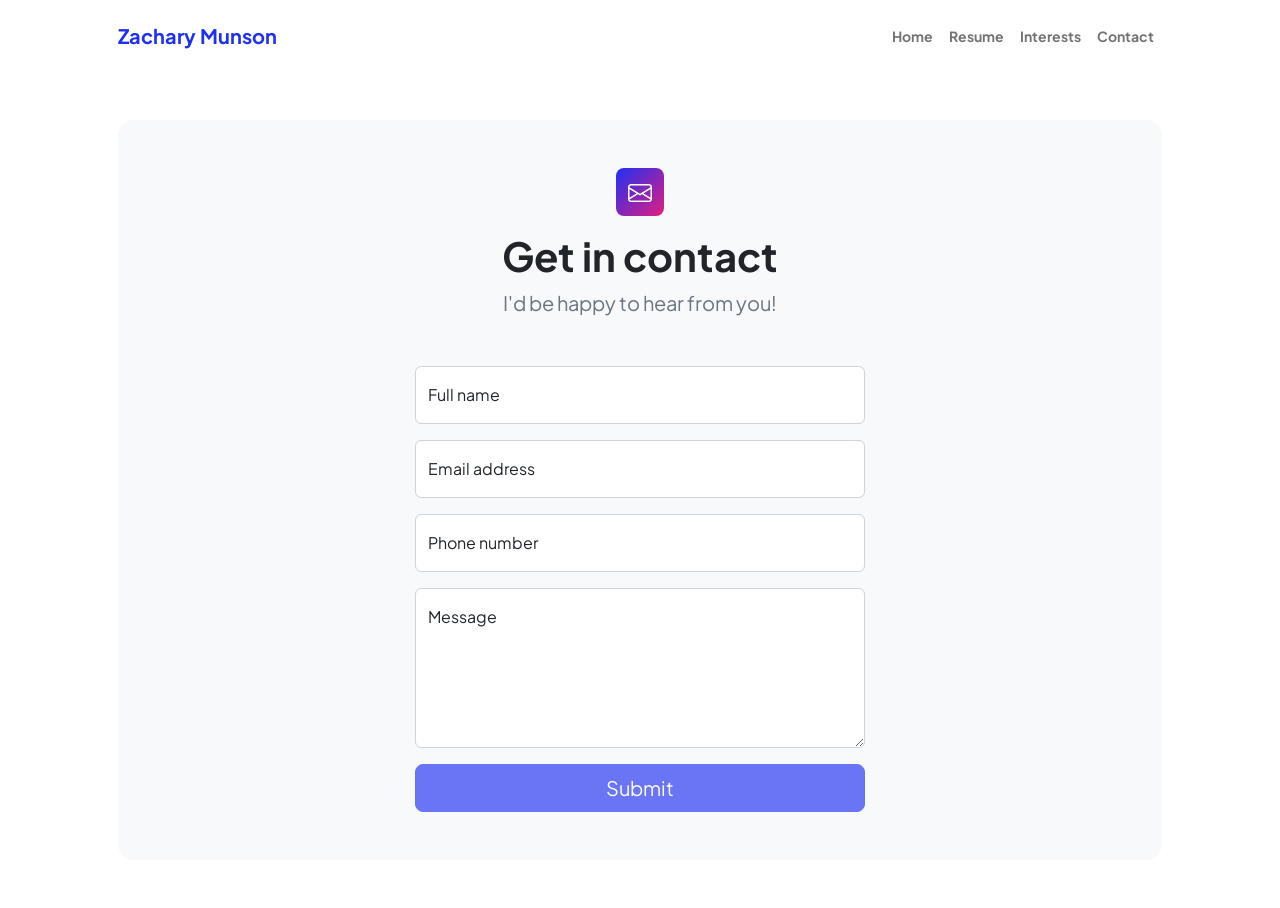
<file: contact.html>
<!DOCTYPE html>
<html lang="en">
    <head>
        <meta charset="utf-8" />
        <meta name="viewport" content="width=device-width, initial-scale=1, shrink-to-fit=no" />
        <meta name="description" content />
        <meta name="author" content />
        <title>Zachary Munson | Contact</title>
        <!-- Favicon-->
        <link rel="icon" type="image/x-icon" href="assets/favicon.ico" />
        <!-- Custom Google font-->
        <link rel="preconnect" href="https://fonts.googleapis.com" />
        <link rel="preconnect" href="https://fonts.gstatic.com" crossorigin />
        <link href="https://fonts.googleapis.com/css2?family=Plus+Jakarta+Sans:wght@100;200;300;400;500;600;700;800;900&amp;display=swap" rel="stylesheet" />
        <!-- Bootstrap icons-->
        <link href="https://cdn.jsdelivr.net/npm/bootstrap-icons@1.8.1/font/bootstrap-icons.css" rel="stylesheet" />
        <!-- Core theme CSS (includes Bootstrap)-->
        <link href="css/styles.css" rel="stylesheet" />
    </head>
    <body class="d-flex flex-column">
        <main class="flex-shrink-0">
            <!-- Navigation-->
            <nav class="navbar navbar-expand-lg navbar-light bg-white py-3">
                <div class="container px-5">
                    <a class="navbar-brand" href="index.html"><span class="fw-bolder text-primary">Zachary Munson</span></a>
                    <button class="navbar-toggler" type="button" data-bs-toggle="collapse" data-bs-target="#navbarSupportedContent" aria-controls="navbarSupportedContent" aria-expanded="false" aria-label="Toggle navigation"><span class="navbar-toggler-icon"></span></button>
                    <div class="collapse navbar-collapse" id="navbarSupportedContent">
                        <ul class="navbar-nav ms-auto mb-2 mb-lg-0 small fw-bolder">
                            <li class="nav-item"><a class="nav-link" href="index.html">Home</a></li>
                            <li class="nav-item"><a class="nav-link" href="resume.html">Resume</a></li>
                            <li class="nav-item"><a class="nav-link" href="interests.html">Interests</a></li>
                            <li class="nav-item"><a class="nav-link" href="contact.html">Contact</a></li>
                        </ul>
                    </div>
                </div>
            </nav>
            <!-- Page content-->
            <section class="py-5">
                <div class="container px-5">
                    <!-- Contact form-->
                    <div class="bg-light rounded-4 py-5 px-4 px-md-5">
                        <div class="text-center mb-5">
                            <div class="feature bg-primary bg-gradient-primary-to-secondary text-white rounded-3 mb-3"><i class="bi bi-envelope"></i></div>
                            <h1 class="fw-bolder">Get in contact</h1>
                            <p class="lead fw-normal text-muted mb-0">I'd be happy to hear from you!</p>
                        </div>
                        <div class="row gx-5 justify-content-center">
                            <div class="col-lg-8 col-xl-6">
                                <!-- * * * * * * * * * * * * * * *-->
                                <!-- * * SB Forms Contact Form * *-->
                                <!-- * * * * * * * * * * * * * * *-->
                                <!-- This form is pre-integrated with SB Forms.-->
                                <!-- To make this form functional, sign up at-->
                                <!-- https://startbootstrap.com/solution/contact-forms-->
                                <!-- to get an API token!-->
                                <form id="contactForm" data-sb-form-api-token="API_TOKEN">
                                    <!-- Name input-->
                                    <div class="form-floating mb-3">
                                        <input class="form-control" id="name" type="text" placeholder="Enter your name..." data-sb-validations="required" />
                                        <label for="name">Full name</label>
                                        <div class="invalid-feedback" data-sb-feedback="name:required">A name is required.</div>
                                    </div>
                                    <!-- Email address input-->
                                    <div class="form-floating mb-3">
                                        <input class="form-control" id="email" type="email" placeholder="name@example.com" data-sb-validations="required,email" />
                                        <label for="email">Email address</label>
                                        <div class="invalid-feedback" data-sb-feedback="email:required">An email is required.</div>
                                        <div class="invalid-feedback" data-sb-feedback="email:email">Email is not valid.</div>
                                    </div>
                                    <!-- Phone number input-->
                                    <div class="form-floating mb-3">
                                        <input class="form-control" id="phone" type="tel" placeholder="(123) 456-7890" data-sb-validations="required" />
                                        <label for="phone">Phone number</label>
                                        <div class="invalid-feedback" data-sb-feedback="phone:required">A phone number is required.</div>
                                    </div>
                                    <!-- Message input-->
                                    <div class="form-floating mb-3">
                                        <textarea class="form-control" id="message" type="text" placeholder="Enter your message here..." style="height: 10rem" data-sb-validations="required"></textarea>
                                        <label for="message">Message</label>
                                        <div class="invalid-feedback" data-sb-feedback="message:required">A message is required.</div>
                                    </div>
                                    <!-- Submit success message-->
                                    <!---->
                                    <!-- This is what your users will see when the form-->
                                    <!-- has successfully submitted-->
                                    <div class="d-none" id="submitSuccessMessage">
                                        <div class="text-center mb-3">
                                            <div class="fw-bolder">Form submission successful!</div>
                                            To activate this form, sign up at
                                            <br />
                                            <a href="https://startbootstrap.com/solution/contact-forms">https://startbootstrap.com/solution/contact-forms</a>
                                        </div>
                                    </div>
                                    <!-- Submit error message-->
                                    <!---->
                                    <!-- This is what your users will see when there is-->
                                    <!-- an error submitting the form-->
                                    <div class="d-none" id="submitErrorMessage"><div class="text-center text-danger mb-3">Error sending message!</div></div>
                                    <!-- Submit Button-->
                                    <div class="d-grid"><button class="btn btn-primary btn-lg disabled" id="submitButton" type="submit">Submit</button></div>
                                </form>
                            </div>
                        </div>
                    </div>
                </div>
            </section>
        </main>
        <!-- Footer-->
        <!-- <footer class="bg-white py-4 mt-auto">
            <div class="container px-5">
                <div class="row align-items-center justify-content-between flex-column flex-sm-row">
                    <div class="col-auto"><div class="small m-0">Copyright &copy; Your Website 2023</div></div>
                    <div class="col-auto">
                        <a class="small" href="#!">Privacy</a>
                        <span class="mx-1">&middot;</span>
                        <a class="small" href="#!">Terms</a>
                        <span class="mx-1">&middot;</span>
                        <a class="small" href="#!">Contact</a>
                    </div>
                </div>
            </div>
        </footer> -->
        <!-- Bootstrap core JS-->
        <script src="https://cdn.jsdelivr.net/npm/bootstrap@5.2.3/dist/js/bootstrap.bundle.min.js"></script>
        <!-- Core theme JS-->
        <script src="js/scripts.js"></script>
        <!-- * * * * * * * * * * * * * * * * * * * * * * * * * * * * * * * * * * * * * * * *-->
        <!-- * *                               SB Forms JS                               * *-->
        <!-- * * Activate your form at https://startbootstrap.com/solution/contact-forms * *-->
        <!-- * * * * * * * * * * * * * * * * * * * * * * * * * * * * * * * * * * * * * * * *-->
        <script src="https://cdn.startbootstrap.com/sb-forms-latest.js"></script>
    </body>
</html>
</file>
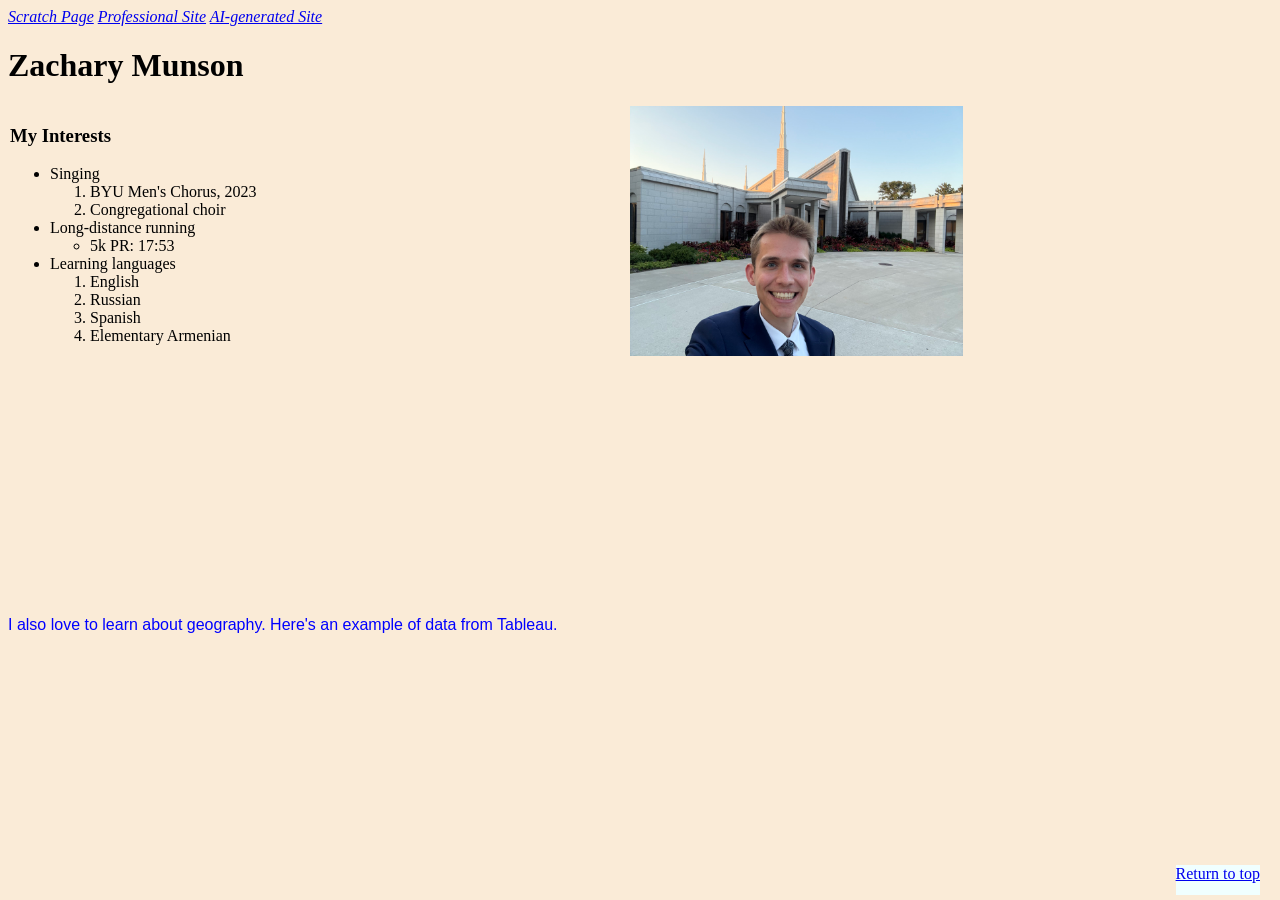
<file: interests.html>
<!DOCTYPE html>
<html lang="en">
<head>
    <meta charset="UTF-8">
    <meta name="viewport" content="width=device-width, initial-scale=1.0">
    <title>Zachary Munson | Interests</title>
    <link rel="stylesheet" href="css/mystylesscratch.css">
</head>
<body style="background-color: antiquewhite;">
<!--  Header -->
<nav>
    <span class="headerblock" id="top">
        <a href="#">Scratch Page</a>
        <a href="index.html">Professional Site</a>
        <a href="ai_app.html">AI-generated Site</a>
    </span>
</nav>
    <h1>Zachary Munson</h1>
<div class="leftblock">
    <!-- Main content: on the left -->
    <h3>My Interests</h3>
    <!-- Ordered list -->
    <ul class="list">
        <li>Singing
            <ol>
                <li>BYU Men's Chorus, 2023</li>
                <li>Congregational choir</li>
            </ol>
        </li>
        <li>Long-distance running
            <ul>
            <li>5k PR: 17:53 </li>
            </ul>
        </li>    
        <li>Learning languages
            <ol>
                <li>English</li>
                <li>Russian</li>
                <li>Spanish</li>
                <li>Elementary Armenian</li>
            </ol>
        </li>
    </ul>
</div>

<div class="rightblock">
<img src="assets/MeAtHouseofLord.jpeg" height="250px">
<iframe width="400" height="250" src="https://www.youtube.com/embed/m4LnMlESzWA?si=FUBgu7TGF9chW3ML" title="YouTube video player" frameborder="0" allow="accelerometer; autoplay; clipboard-write; encrypted-media; gyroscope; picture-in-picture; web-share" referrerpolicy="strict-origin-when-cross-origin" allowfullscreen></iframe>
</div>
<div>&nbsp;</div>
<div>&nbsp;</div>
<div>&nbsp;</div>
<div>&nbsp;</div>

<div class="map" style='position: absolute'>
<p class="impact blue">I also love to learn about geography. Here's an example of data from Tableau.</p>
<div class='tableauPlaceholder' id='viz1776120379446' style='position: relative'> 
    <!-- style='position: relative' was inside the above class too-->
    <noscript>
        <a href='#'>
            <img alt='Yearly rainfall by state, inches, 1971-2000. ' src='https:&#47;&#47;public.tableau.com&#47;static&#47;images&#47;Ra&#47;Rainfallbystate&#47;Sheet1&#47;1_rss.png' style='border: none' />
        </a>
    </noscript>
    <object class='tableauViz'  style='display:none;'>
        <param name='host_url' value='https%3A%2F%2Fpublic.tableau.com%2F' /> 
        <param name='embed_code_version' value='3' />
        <param name='site_root' value='' />
        <param name='name' value='Rainfallbystate&#47;Sheet1' />
        <param name='tabs' value='no' /><param name='toolbar' value='yes' />
        <param name='static_image' value='https:&#47;&#47;public.tableau.com&#47;static&#47;images&#47;Ra&#47;Rainfallbystate&#47;Sheet1&#47;1.png' />
        <param name='animate_transition' value='yes' />
        <param name='display_static_image' value='yes' />
        <param name='display_spinner' value='yes' />
        <param name='display_overlay' value='yes' />
        <param name='display_count' value='yes' />
        <param name='language' value='en-US' />
    </object>
</div>        
</div>

<script type='text/javascript'>                    
    var divElement = document.getElementById('viz1776120379446');                    
    var vizElement = divElement.getElementsByTagName('object')[0];                    
    vizElement.style.width='100%';vizElement.style.height=(divElement.offsetWidth*0.75)+'px';                    
    var scriptElement = document.createElement('script');                    
    scriptElement.src = 'https://public.tableau.com/javascripts/api/viz_v1.js';                    
    vizElement.parentNode.insertBefore(scriptElement, vizElement);                
</script>

 <!-- Footer -->
<span class="footerblock">
    <a href="#top">Return to top</a>
</span>
</body>
</html>
</file>
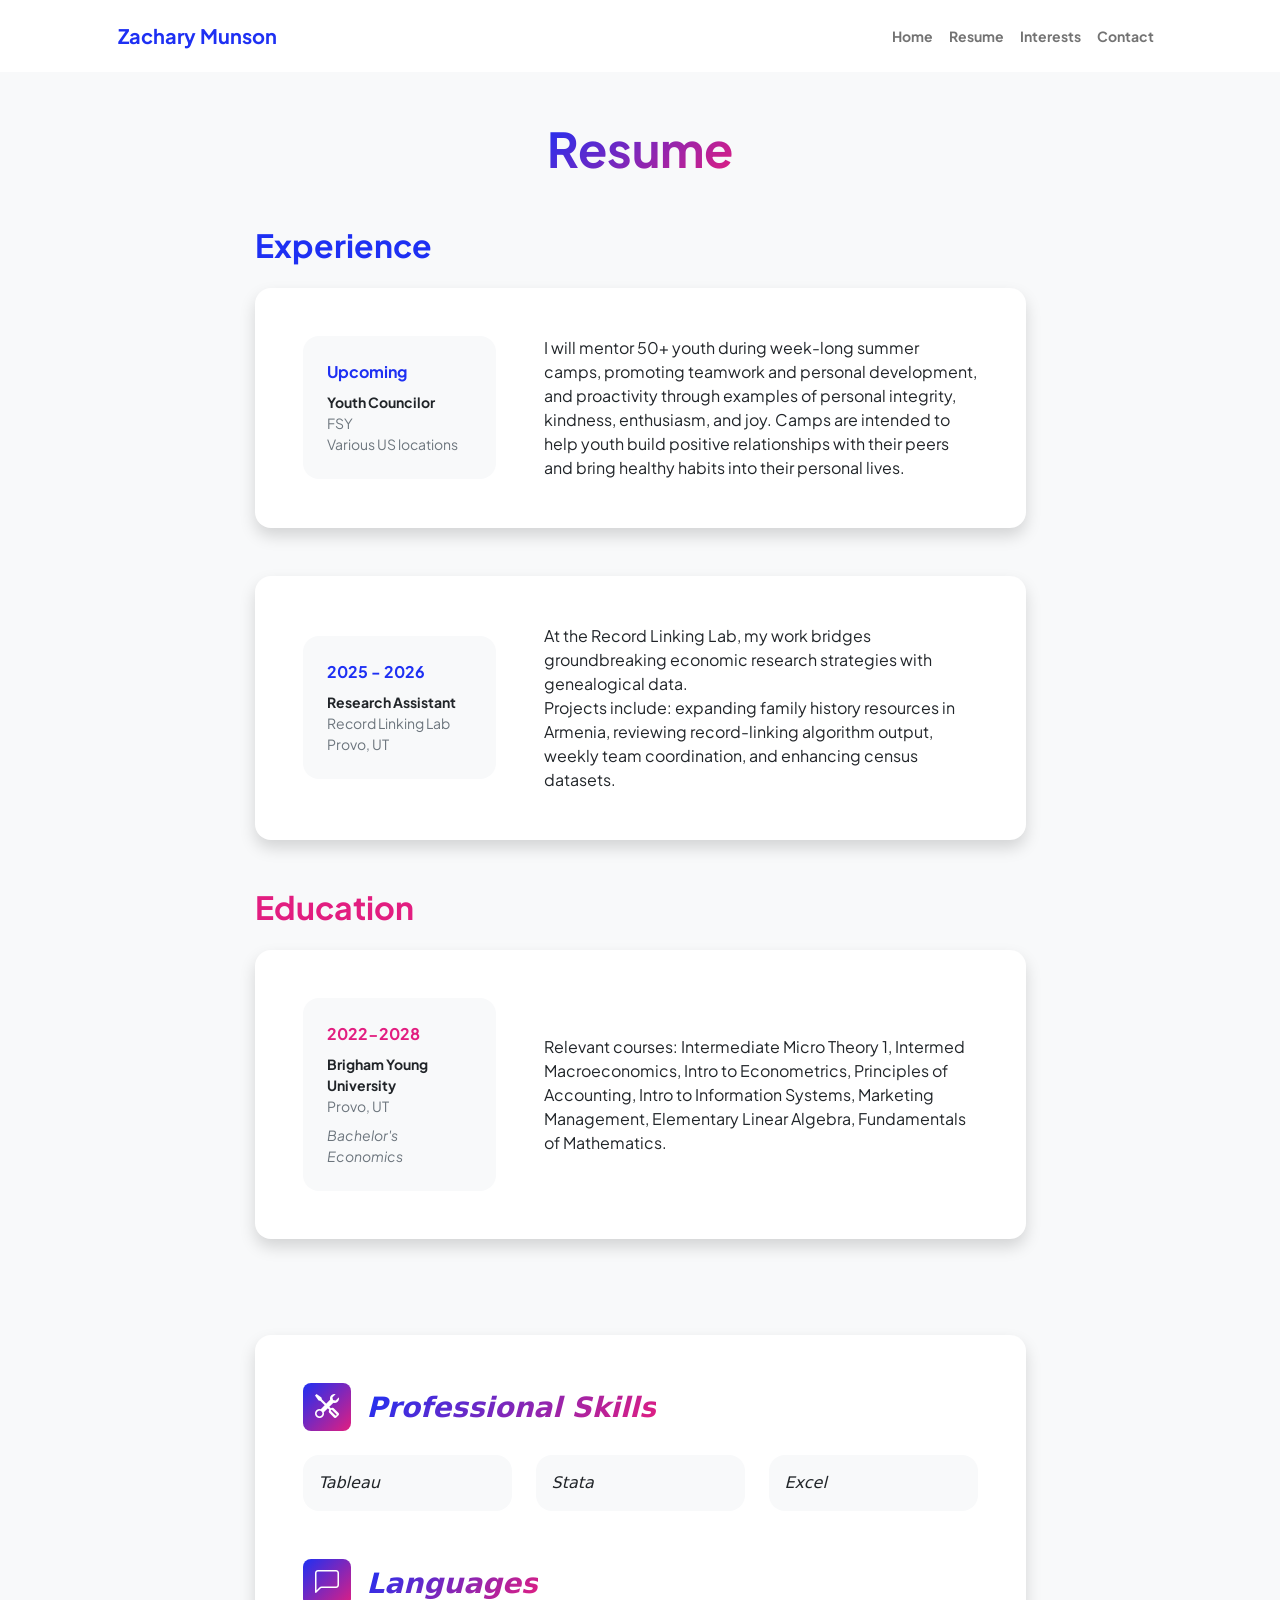
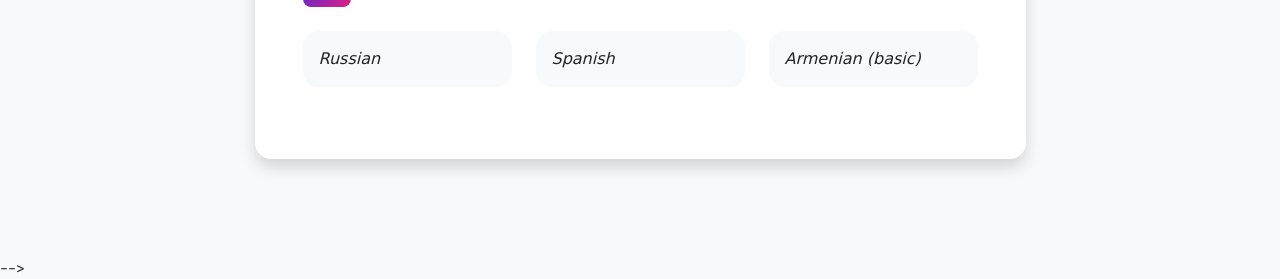
<file: resume.html>
<!DOCTYPE html>
<html lang="en">
    <head>
        <meta charset="utf-8" />
        <meta name="viewport" content="width=device-width, initial-scale=1, shrink-to-fit=no" />
        <meta name="description" content="" />
        <meta name="author" content="" />
        <title>Zachary Munson | Resume</title>
        <!-- Favicon-->
        <link rel="icon" type="image/x-icon" href="assets/favicon.ico" />
        <!-- Custom Google font-->
        <link rel="preconnect" href="https://fonts.googleapis.com" />
        <link rel="preconnect" href="https://fonts.gstatic.com" crossorigin />
        <link href="https://fonts.googleapis.com/css2?family=Plus+Jakarta+Sans:wght@100;200;300;400;500;600;700;800;900&amp;display=swap" rel="stylesheet" />
        <!-- Bootstrap icons-->
        <link href="https://cdn.jsdelivr.net/npm/bootstrap-icons@1.8.1/font/bootstrap-icons.css" rel="stylesheet" />
        <!-- Core theme CSS (includes Bootstrap)-->
        <link href="css/styles.css" rel="stylesheet" />
         <!-- Custom CSS I added -->
        <link href="css/mystyles.css" rel="stylesheet" />

    </head>
    <body class="d-flex flex-column h-100 bg-light">
        <main class="flex-shrink-0">
            <!-- Navigation-->
            <nav class="navbar navbar-expand-lg navbar-light bg-white py-3">
                <div class="container px-5">
                    <a class="navbar-brand" href="index.html"><span class="fw-bolder text-primary">Zachary Munson</span></a>
                    <button class="navbar-toggler" type="button" data-bs-toggle="collapse" data-bs-target="#navbarSupportedContent" aria-controls="navbarSupportedContent" aria-expanded="false" aria-label="Toggle navigation"><span class="navbar-toggler-icon"></span></button>
                    <div class="collapse navbar-collapse" id="navbarSupportedContent">
                        <ul class="navbar-nav ms-auto mb-2 mb-lg-0 small fw-bolder">
                            <li class="nav-item"><a class="nav-link" href="index.html">Home</a></li>
                            <li class="nav-item"><a class="nav-link" href="resume.html">Resume</a></li>
                            <li class="nav-item"><a class="nav-link" href="interests.html">Interests</a></li>
                            <li class="nav-item"><a class="nav-link" href="contact.html">Contact</a></li>
                        </ul>
                    </div>
                </div>
            </nav>
            <!-- Page Content-->
            <div class="container px-5 my-5">
                <div class="text-center mb-5">
                    <h1 class="display-5 fw-bolder mb-0"><span class="text-gradient d-inline">Resume</span></h1>
                </div>
                <div class="row gx-5 justify-content-center">
                    <div class="col-lg-11 col-xl-9 col-xxl-8">
                        <!-- Experience Section-->
                        <section>
                            <div class="d-flex align-items-center justify-content-between mb-4">
                                <h2 class="text-primary fw-bolder mb-0">Experience</h2>
                                <!-- Download resume button-->
                                <!-- Note: Set the link href target to a PDF file within your project-->
                                <!-- <a class="btn btn-primary px-4 py-3" href="#!">
                                    <div class="d-inline-block bi bi-download me-2"></div>
                                    Download Resume -->
                                <!-- </a> -->
                            </div> 
                            <!-- Experience Card 1 -->
                            <div class="card shadow border-0 rounded-4 mb-5">
                                <div class="card-body p-5">
                                    <div class="row align-items-center gx-5">
                                        <div class="col text-center text-lg-start mb-4 mb-lg-0">
                                            <div class="bg-light p-4 rounded-4">
                                                <div class="text-primary fw-bolder mb-2">Upcoming</div>
                                                <div class="small fw-bolder">Youth Councilor</div>
                                                <div class="small text-muted">FSY</div>
                                                <div class="small text-muted">Various US locations</div>
                                            </div>
                                        </div>
                                        <div class="col-lg-8"><div>I will mentor 50+ youth during week-long summer camps, promoting teamwork and personal development, and proactivity through examples of personal integrity, kindness, enthusiasm, and joy. Camps are intended to help youth build positive relationships with their peers and bring healthy habits into their personal lives. </div></div>
                                    </div>
                                </div>
                            </div>
                            <!-- Experience Card 2-->
                            <div class="card shadow border-0 rounded-4 mb-5">
                                <div class="card-body p-5">
                                    <div class="row align-items-center gx-5">
                                        <div class="col text-center text-lg-start mb-4 mb-lg-0">
                                            <div class="bg-light p-4 rounded-4">
                                                <div class="text-primary fw-bolder mb-2">2025 - 2026</div>
                                                <div class="small fw-bolder">Research Assistant</div>
                                                <div class="small text-muted">Record Linking Lab</div>
                                                <div class="small text-muted">Provo, UT</div>
                                            </div>
                                        </div>
                                        <div class="col-lg-8"><div>At the Record Linking Lab, my work bridges groundbreaking economic research strategies with genealogical data. <br> 
                                            Projects include: expanding family history resources in Armenia, 
                                            reviewing record-linking algorithm output, weekly team coordination, 
                                            and enhancing census datasets. </div></div>
                                    </div>
                                </div>
                            </div>
                        </section>
                        <!-- Education Section-->
                        <section>
                            <h2 class="text-secondary fw-bolder mb-4">Education</h2>
                            <!-- Education Card 1-->
                            <div class="card shadow border-0 rounded-4 mb-5">
                                <div class="card-body p-5">
                                    <div class="row align-items-center gx-5">
                                        <div class="col text-center text-lg-start mb-4 mb-lg-0">
                                            <div class="bg-light p-4 rounded-4">
                                                <div class="text-secondary fw-bolder mb-2">2022-2028</div>
                                                <div class="mb-2">
                                                    <div class="small fw-bolder">Brigham Young University</div>
                                                    <div class="small text-muted">Provo, UT</div>
                                                </div>
                                                <div class="fst-italic">
                                                    <div class="small text-muted">Bachelor's</div>
                                                    <div class="small text-muted">Economics</div>
                                                </div>
                                            </div>
                                        </div>
                                        <div class="col-lg-8"><div>Relevant courses: Intermediate Micro Theory 1, Intermed Macroeconomics, Intro to Econometrics, Principles of Accounting, Intro to Information Systems, Marketing Management, Elementary Linear Algebra, Fundamentals of Mathematics.</div></div>
                                    </div>
                                </div>
                            </div>
                            <!-- Education Card 2-->
                            <!-- <div class="card shadow border-0 rounded-4 mb-5">
                                <div class="card-body p-5">
                                    <div class="row align-items-center gx-5">
                                        <div class="col text-center text-lg-start mb-4 mb-lg-0">
                                            <div class="bg-light p-4 rounded-4">
                                                <div class="text-secondary fw-bolder mb-2">2011 - 2015</div>
                                                <div class="mb-2">
                                                    <div class="small fw-bolder">ULA</div>
                                                    <div class="small text-muted">Los Angeles, CA</div>
                                                </div>
                                                <div class="fst-italic">
                                                    <div class="small text-muted">Undergraduate</div>
                                                    <div class="small text-muted">Computer Science</div>
                                                </div>
                                            </div>
                                        </div>
                                        <div class="col-lg-8"><div>Lorem ipsum dolor sit amet consectetur adipisicing elit. Delectus laudantium, voluptatem quis repellendus eaque sit animi illo ipsam amet officiis corporis sed aliquam non voluptate corrupti excepturi maxime porro fuga.</div></div>
                                    </div>
                                </div>
                            </div> -->
                        </section>
                        <!-- Divider-->
                        <div class="pb-5"></div>
                        <!-- Skills Section-->
                        <section>
                            <!-- Skillset Card-->
                            <div class="card shadow border-0 rounded-4 mb-5">
                                <div class="card-body p-5 skills">
                                    <!-- Professional skills list-->
                                    <div class="mb-5">
                                        <div class="d-flex align-items-center mb-4">
                                            <div class="feature bg-primary bg-gradient-primary-to-secondary text-white rounded-3 me-3"><i class="bi bi-tools"></i></div>
                                            <h3 class="fw-bolder mb-0"><span class="text-gradient d-inline">Professional Skills</span></h3>
                                        </div>
                                        <div class="row row-cols-1 row-cols-md-3 mb-4">
                                            <div class="col mb-4 mb-md-0"><div class="d-flex align-items-center bg-light rounded-4 p-3 h-100">Tableau</div></div>
                                            <div class="col mb-4 mb-md-0"><div class="d-flex align-items-center bg-light rounded-4 p-3 h-100">Stata</div></div>
                                            <div class="col"><div class="d-flex align-items-center bg-light rounded-4 p-3 h-100">Excel</div></div>
                                        </div>
                                        <!-- <div class="row row-cols-1 row-cols-md-3">
                                            <div class="col mb-4 mb-md-0"><div class="d-flex align-items-center bg-light rounded-4 p-3 h-100">Network Security</div></div>
                                            <div class="col mb-4 mb-md-0"><div class="d-flex align-items-center bg-light rounded-4 p-3 h-100">Adobe Software Suite</div></div>
                                            <div class="col"><div class="d-flex align-items-center bg-light rounded-4 p-3 h-100">User Interface Design</div></div>
                                        </div> -->
                                    </div>
                                    <!-- Languages list-->
                                    <div class="mb-0">
                                        <div class="d-flex align-items-center mb-4">
                                            <div class="feature bg-primary bg-gradient-primary-to-secondary text-white rounded-3 me-3"><i class="bi bi-chat-left"></i></div>
                                            <h3 class="fw-bolder mb-0"><span class="text-gradient d-inline">Languages</span></h3>
                                        </div>
                                        <div class="row row-cols-1 row-cols-md-3 mb-4">
                                            <div class="col mb-4 mb-md-0"><div class="d-flex align-items-center bg-light rounded-4 p-3 h-100">Russian</div></div>
                                            <div class="col mb-4 mb-md-0"><div class="d-flex align-items-center bg-light rounded-4 p-3 h-100">Spanish</div></div>
                                            <div class="col"><div class="d-flex align-items-center bg-light rounded-4 p-3 h-100">Armenian (basic)</div></div>
                                        </div>
                                        <!-- <div class="row row-cols-1 row-cols-md-3">
                                            <div class="col mb-4 mb-md-0"><div class="d-flex align-items-center bg-light rounded-4 p-3 h-100">Python</div></div>
                                            <div class="col mb-4 mb-md-0"><div class="d-flex align-items-center bg-light rounded-4 p-3 h-100">Ruby</div></div>
                                            <div class="col"><div class="d-flex align-items-center bg-light rounded-4 p-3 h-100">Node.js</div></div>
                                        </div> -->
                                    </div>
                                </div>
                            </div>
                        </section>
                    </div>
                </div>
            </div>
        </main>
        <!-- Footer-->
        <!-- <footer class="bg-white py-4 mt-auto">
            <!-- <div class="container px-5">
                <div class="row align-items-center justify-content-between flex-column flex-sm-row">
                    <div class="col-auto"><div class="small m-0">Copyright &copy; Your Website 2023</div></div>
                    <div class="col-auto">
                        <a class="small" href="#!">Privacy</a>
                        <span class="mx-1">&middot;</span>
                        <a class="small" href="#!">Terms</a>
                        <span class="mx-1">&middot;</span>
                        <a class="small" href="#!">Contact</a>
                    </div>
                </div>
            </div> -->
        </footer> -->
        <!-- Bootstrap core JS-->
        <script src="https://cdn.jsdelivr.net/npm/bootstrap@5.2.3/dist/js/bootstrap.bundle.min.js"></script>
        <!-- Core theme JS-->
        <script src="js/scripts.js"></script>
    </body>
</html>
</file>
<file: css/mystylesscratch.css>
.headerblock{
    position: relative;
    font-style: italic;
    height: 10px;
}

.leftblock{
    position: absolute;
    /* top: 14px; */
    left: 10px;
    width: 50%;
    /* bottom: 200px; */
}

.rightblock{
    position: absolute;
    /* top: 14px; */
    right: 10px;
    width: 50%;
    /* bottom: 200px; */
}

.impact{
    font-family: Impact, Haettenschweiler, 'Arial Narrow Bold', sans-serif;
}

.blue{
    color: blue;
}

.map{
    position: relative;
    top: 600px;
    width: 1000px;
    
}

.footerblock{
    position: fixed;
    bottom: 5px;
    height: 30px;
    right: 20px;
    background-color: azure;
    text-align: right;
    text-decoration: none;
}
</file>
<file: css/mystyles.css>
.skills {
    font-family: system-ui, -apple-system, BlinkMacSystemFont, 'Segoe UI', Roboto, Oxygen, Ubuntu, Cantarell, 'Open Sans', 'Helvetica Neue', sans-serif;
    font-style: italic;
}

.subtitle-text{
    font-family: system-ui, -apple-system, BlinkMacSystemFont, 'Segoe UI', Roboto, Oxygen, Ubuntu, Cantarell, 'Open Sans', 'Helvetica Neue', sans-serif;
    /* font-style: italic; */
}
</file>
